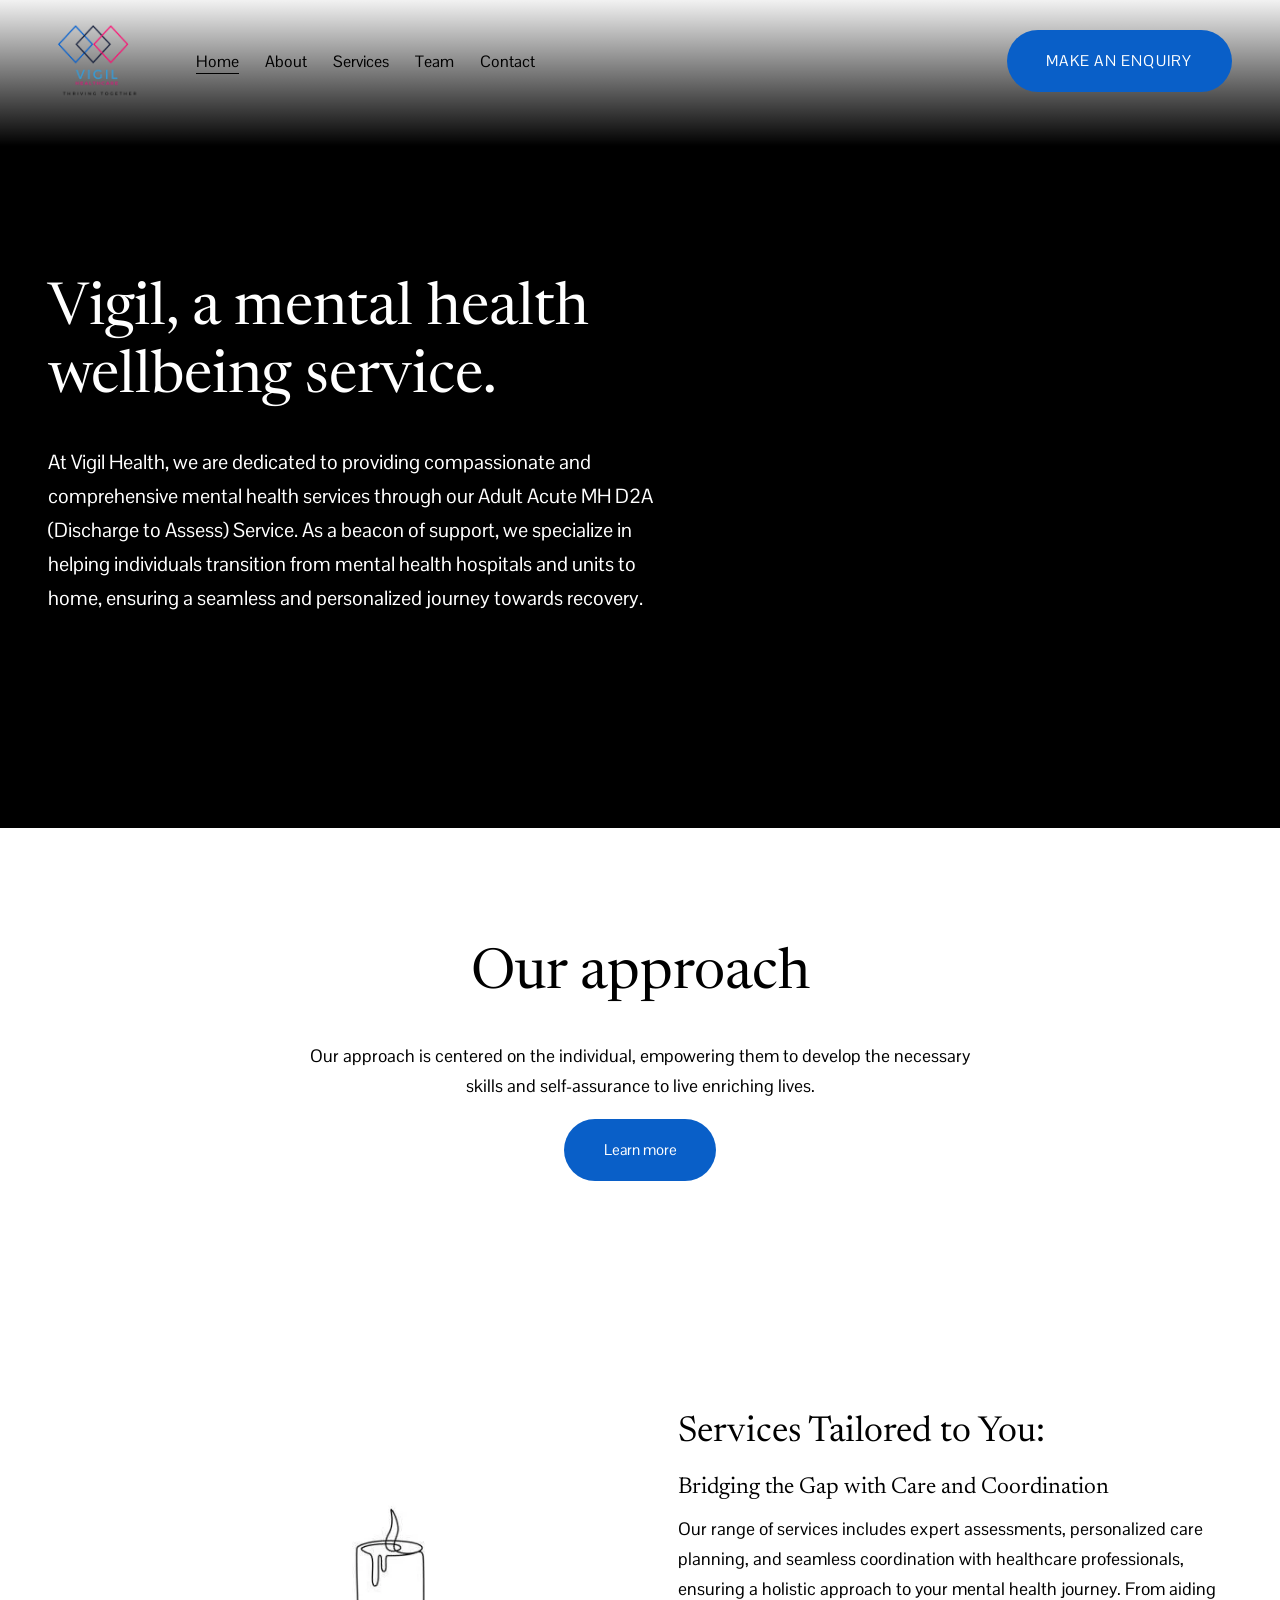
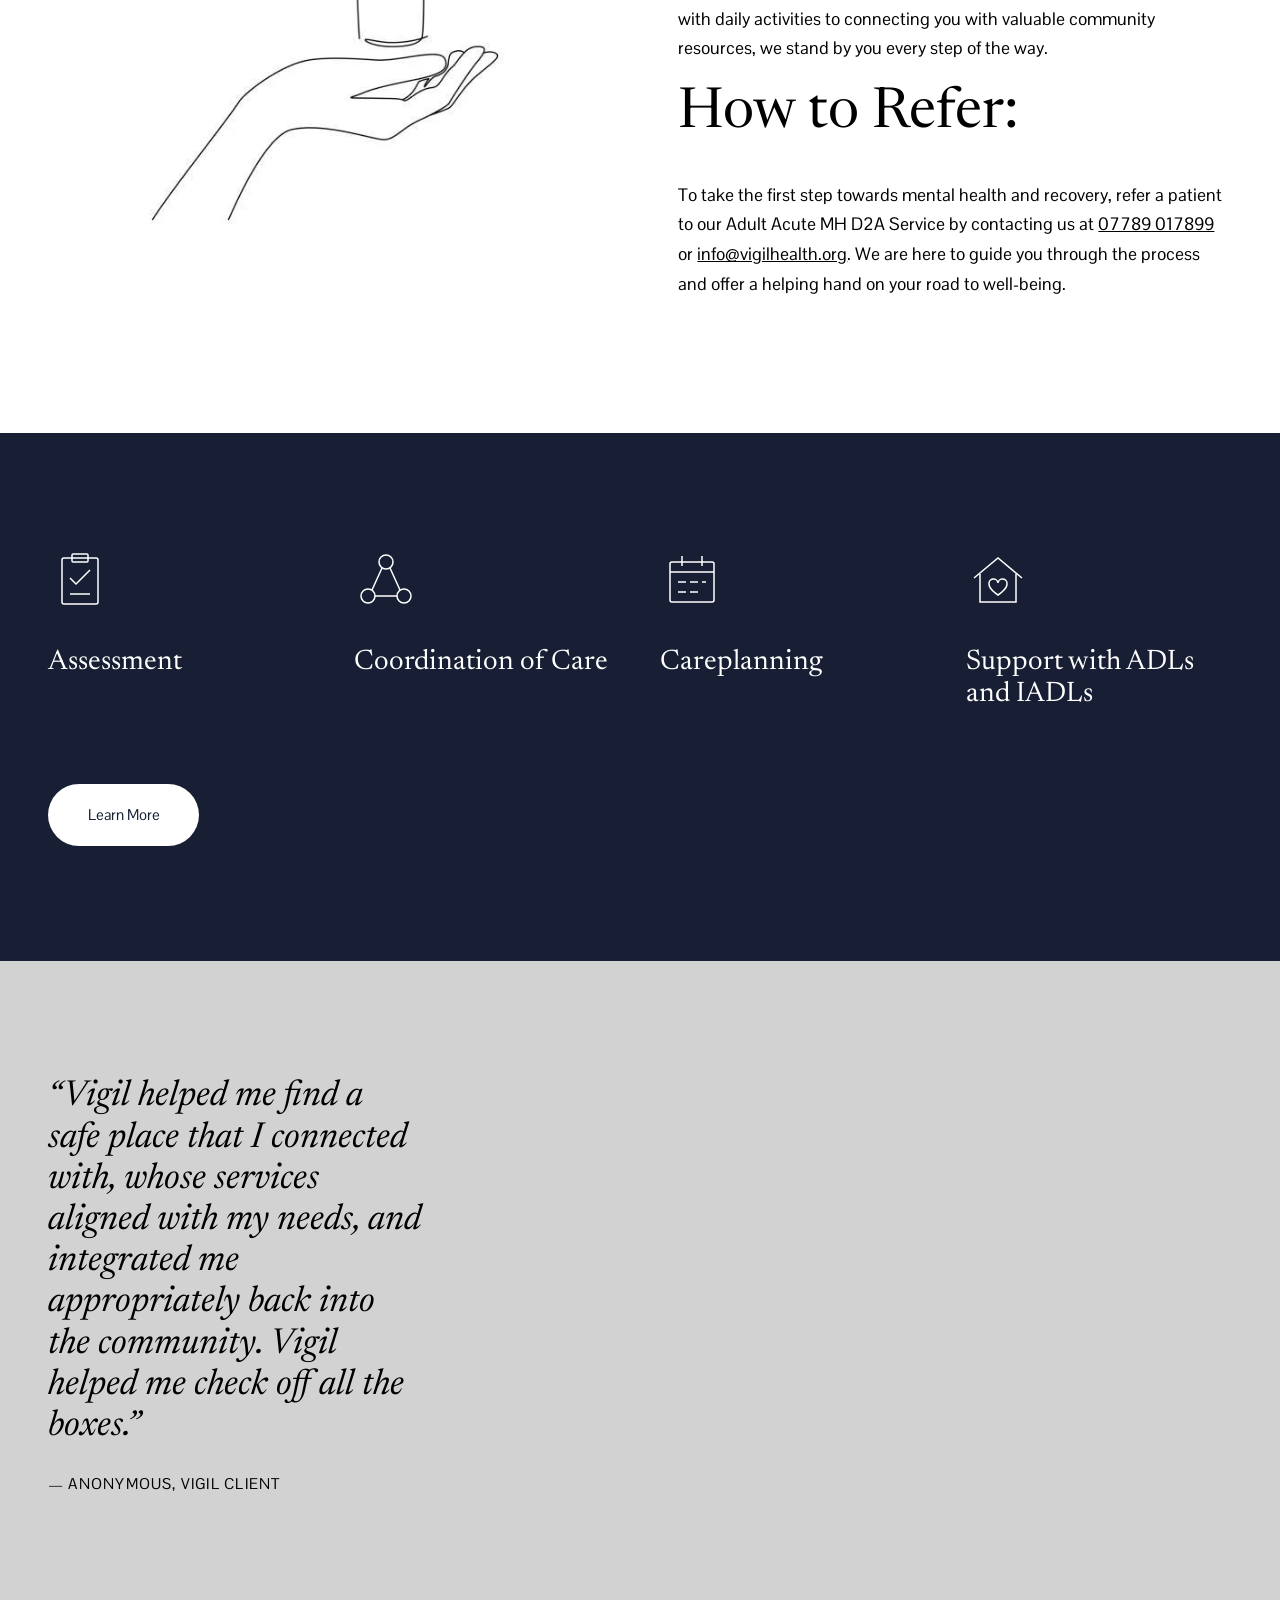
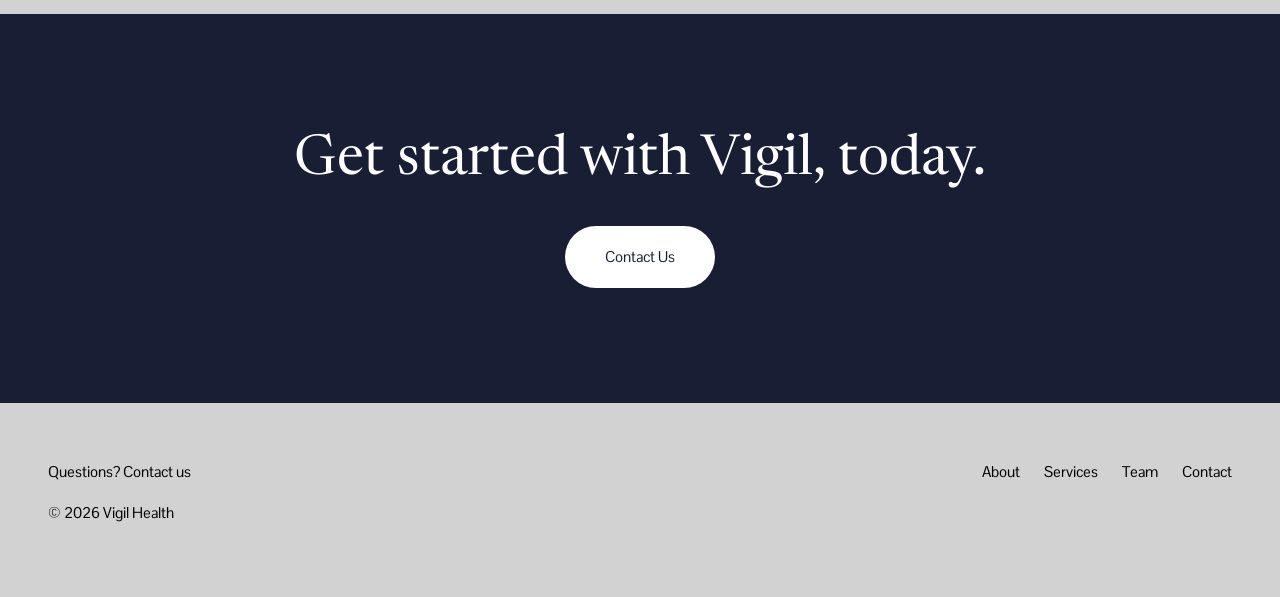
<file: index.html>
<!doctype html>
<html lang="en-GB">
<head>
  <meta charset="utf-8">
  <meta name="viewport" content="width=device-width, initial-scale=1">
  <title>Vigil Health</title>
  <meta name="description" content="Vigil Health provides an Adult Acute Mental Health Discharge to Assess (D2A) service, supporting people from hospital to home in South London and Surrey.">
  <link rel="icon" href="images/logo.png">
  <link rel="preconnect" href="https://fonts.googleapis.com">
  <link rel="preconnect" href="https://fonts.gstatic.com" crossorigin>
  <link rel="stylesheet" href="https://fonts.googleapis.com/css2?family=Newsreader:ital,opsz,wght@0,6..72,400;1,6..72,400&family=Pontano+Sans&display=swap">
  <link rel="stylesheet" href="styles.css">
</head>
<body>
  <header class="site-header">
    <div class="wrap">
      <a class="logo" href="index.html"><img src="images/logo.png" alt="Vigil Healthcare"></a>
      <nav class="nav">
        <a href="index.html" aria-current="page">Home</a>
        <a href="about.html">About</a>
        <a href="services.html">Services</a>
        <a href="team.html">Team</a>
        <a href="contact.html">Contact</a>
      </nav>
      <a class="btn header-cta" href="contact.html">Make an enquiry</a>
      <details class="menu">
        <summary>Menu</summary>
        <nav>
          <a href="index.html" aria-current="page">Home</a>
          <a href="about.html">About</a>
          <a href="services.html">Services</a>
          <a href="team.html">Team</a>
          <a href="contact.html">Contact</a>
        </nav>
      </details>
    </div>
  </header>

  <main>
    <section class="hero theme-black">
      <div class="wrap">
        <h1>Vigil, a mental health wellbeing service.</h1>
        <p class="lead">At Vigil Health, we are dedicated to providing compassionate and comprehensive mental health services through our Adult Acute MH D2A (Discharge to Assess) Service. As a beacon of support, we specialize in helping individuals transition from mental health hospitals and units to home, ensuring a seamless and personalized journey towards recovery.</p>
      </div>
    </section>

    <section class="section theme-white centered">
      <div class="wrap">
        <h2>Our approach</h2>
        <p>Our approach is centered on the individual, empowering them to develop the necessary skills and self-assurance to live enriching lives.</p>
        <a class="btn" href="about.html">Learn more</a>
      </div>
    </section>

    <section class="section theme-white">
      <div class="wrap split">
        <img src="images/home-tailored.webp" alt="" width="612" height="448">
        <div>
          <h3>Services Tailored to You:</h3>
          <h4>Bridging the Gap with Care and Coordination</h4>
          <p>Our range of services includes expert assessments, personalized care planning, and seamless coordination with healthcare professionals, ensuring a holistic approach to your mental health journey. From aiding with daily activities to connecting you with valuable community resources, we stand by you every step of the way.</p>
          <h2>How to Refer:</h2>
          <p>To take the first step towards mental health and recovery, refer a patient to our Adult Acute MH D2A Service by contacting us at <a href="tel:+447789017899">07789&nbsp;017899</a> or <a href="mailto:info@vigilhealth.org">info@vigilhealth.org</a>. We are here to guide you through the process and offer a helping hand on your road to well-being.</p>
        </div>
      </div>
    </section>

    <section class="section theme-dark">
      <div class="wrap">
        <div class="services-row">
          <div class="service-tile">
            <svg viewBox="0 0 64 64" fill="none" stroke="currentColor" stroke-width="1.5" aria-hidden="true"><rect x="14" y="10" width="36" height="46" rx="2"/><rect x="24" y="6" width="16" height="8" rx="1"/><path d="M22 30l6 6 14-14"/><path d="M22 46h20"/></svg>
            <h2>Assessment</h2>
          </div>
          <div class="service-tile">
            <svg viewBox="0 0 64 64" fill="none" stroke="currentColor" stroke-width="1.5" aria-hidden="true"><circle cx="32" cy="14" r="7"/><circle cx="14" cy="48" r="7"/><circle cx="50" cy="48" r="7"/><path d="M28 20L18 42M36 20l10 22M21 48h22"/></svg>
            <h2>Coordination of Care</h2>
          </div>
          <div class="service-tile">
            <svg viewBox="0 0 64 64" fill="none" stroke="currentColor" stroke-width="1.5" aria-hidden="true"><rect x="10" y="14" width="44" height="40" rx="2"/><path d="M10 24h44M22 8v10M42 8v10"/><path d="M18 34h8M30 34h8M42 34h4M18 44h8M30 44h8"/></svg>
            <h2>Careplanning</h2>
          </div>
          <div class="service-tile">
            <svg viewBox="0 0 64 64" fill="none" stroke="currentColor" stroke-width="1.5" aria-hidden="true"><path d="M8 30L32 10l24 20"/><path d="M14 26v28h36V26"/><path d="M32 47s-9-5.5-9-11a4.5 4.5 0 019-1 4.5 4.5 0 019 1c0 5.5-9 11-9 11z"/></svg>
            <h2>Support with ADLs and IADLs</h2>
          </div>
        </div>
        <a class="btn" href="services.html">Learn More</a>
      </div>
    </section>

    <section class="section theme-light">
      <div class="wrap">
        <blockquote class="quote">
          <h3>“Vigil helped me find a safe place that I connected with, whose services aligned with my needs, and integrated me appropriately back into the community. Vigil helped me check off all the boxes.”</h3>
          <cite>— Anonymous, Vigil client</cite>
        </blockquote>
      </div>
    </section>

    <section class="section theme-dark cta">
      <div class="wrap">
        <h2>Get started with Vigil, today.</h2>
        <a class="btn" href="contact.html">Contact Us</a>
      </div>
    </section>
  </main>

  <footer class="site-footer">
    <div class="wrap">
      <div>
        <p>Questions? <a href="contact.html">Contact us</a></p>
        <p>© 2026 Vigil Health</p>
      </div>
      <nav>
        <a href="about.html">About</a>
        <a href="services.html">Services</a>
        <a href="team.html">Team</a>
        <a href="contact.html">Contact</a>
      </nav>
    </div>
  </footer>
</body>
</html>
</file>
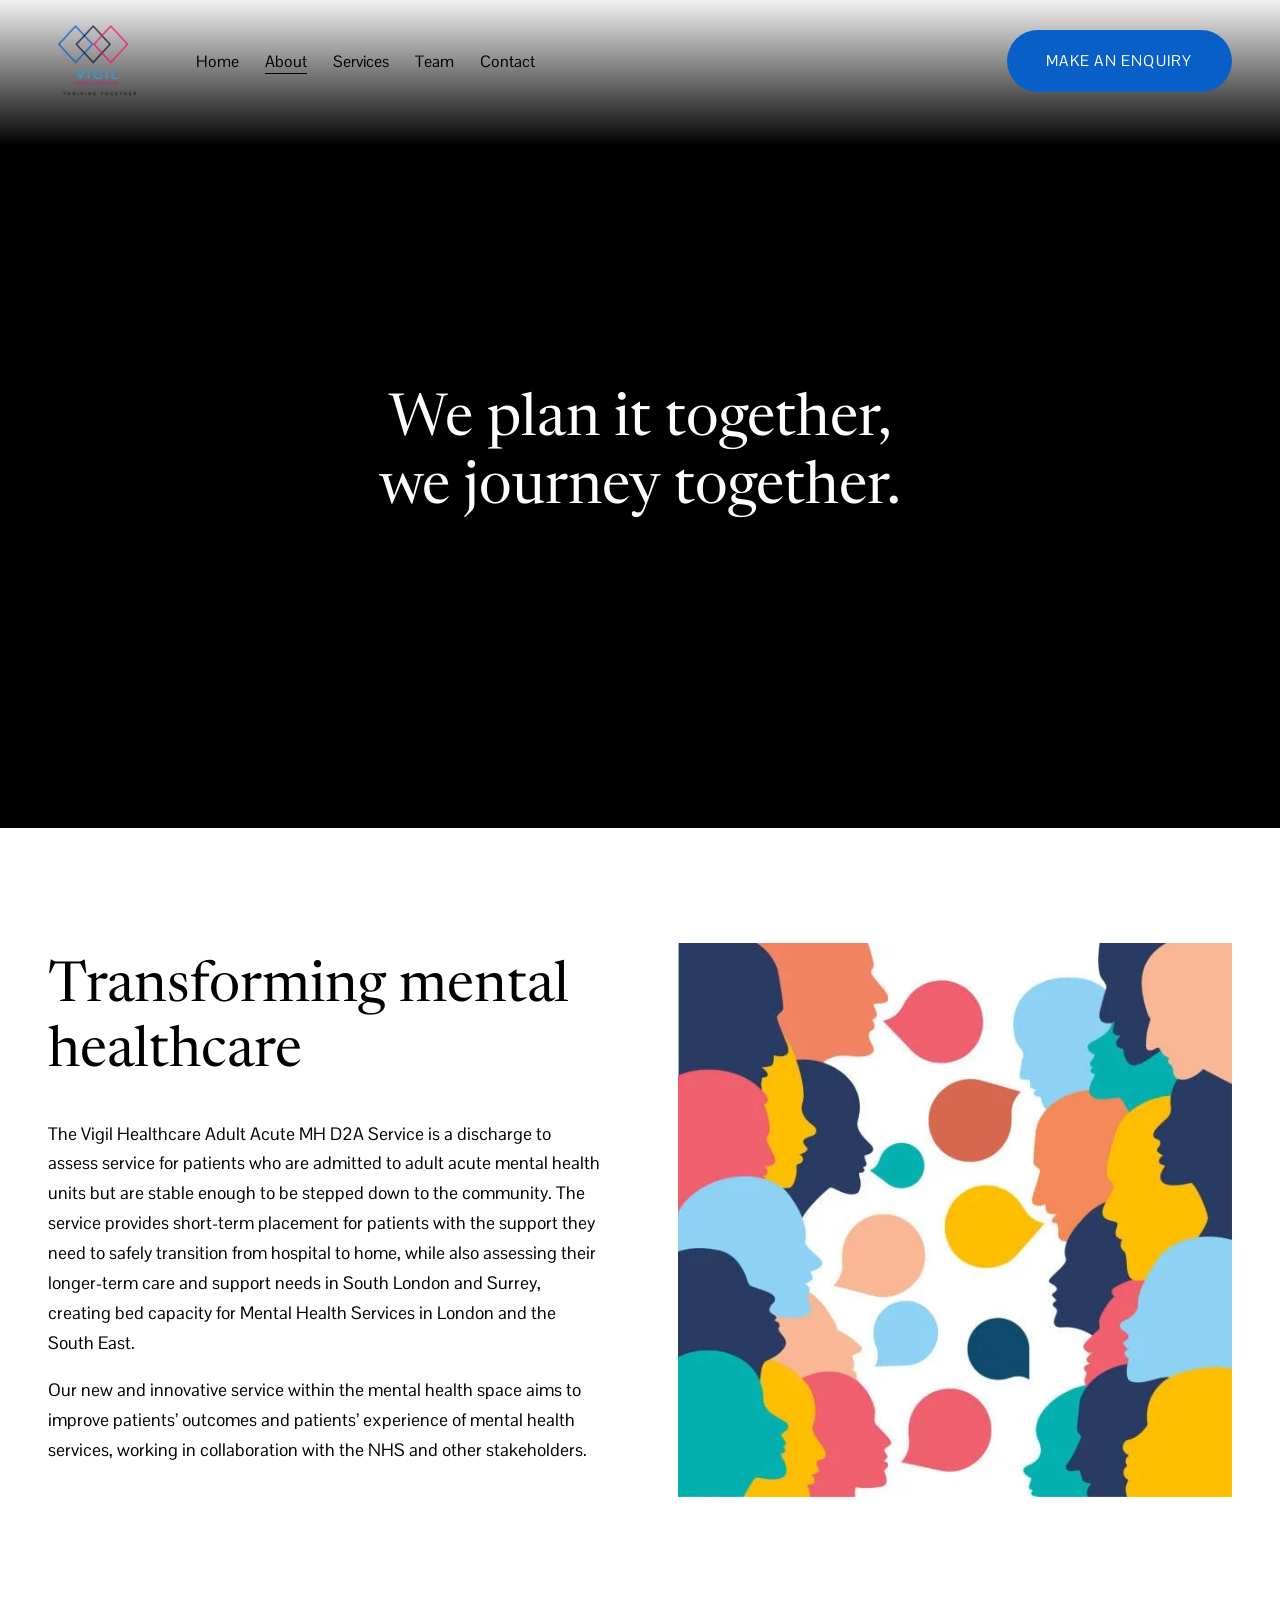
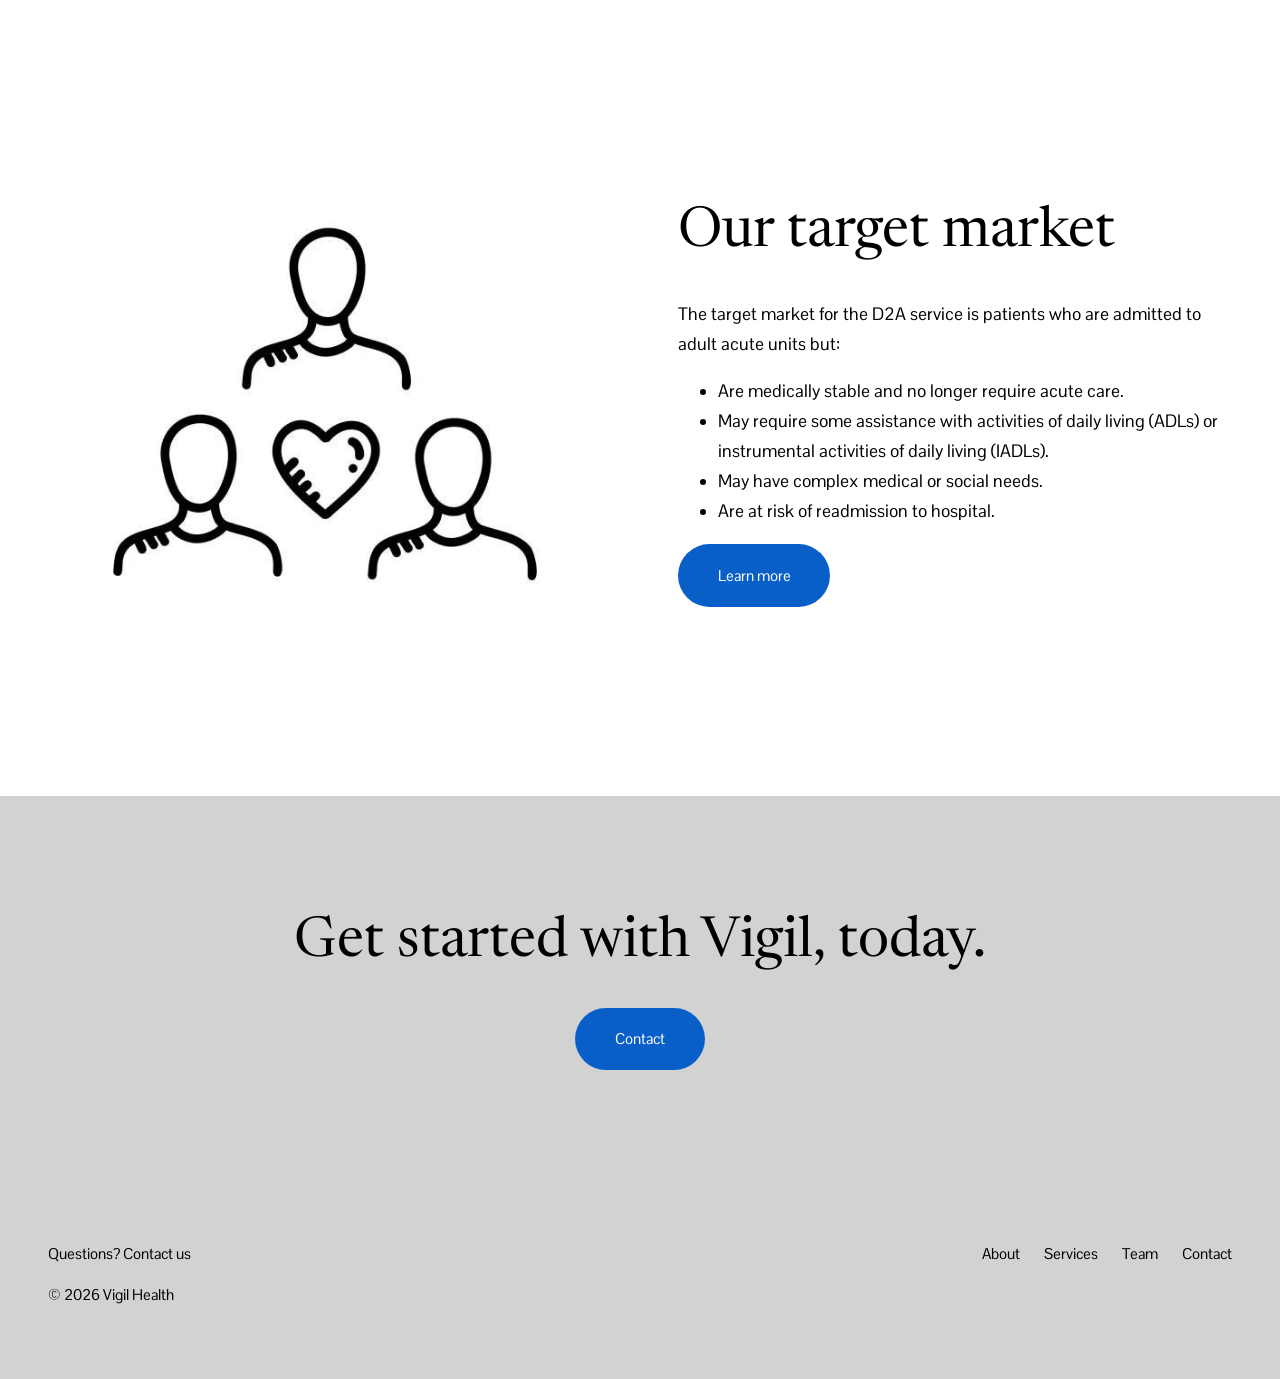
<file: about.html>
<!doctype html>
<html lang="en-GB">
<head>
  <meta charset="utf-8">
  <meta name="viewport" content="width=device-width, initial-scale=1">
  <title>About — Vigil Health</title>
  <meta name="description" content="About the Vigil Healthcare Adult Acute Mental Health Discharge to Assess service.">
  <link rel="icon" href="images/logo.png">
  <link rel="preconnect" href="https://fonts.googleapis.com">
  <link rel="preconnect" href="https://fonts.gstatic.com" crossorigin>
  <link rel="stylesheet" href="https://fonts.googleapis.com/css2?family=Newsreader:ital,opsz,wght@0,6..72,400;1,6..72,400&family=Pontano+Sans&display=swap">
  <link rel="stylesheet" href="styles.css">
</head>
<body>
  <header class="site-header">
    <div class="wrap">
      <a class="logo" href="index.html"><img src="images/logo.png" alt="Vigil Healthcare"></a>
      <nav class="nav">
        <a href="index.html">Home</a>
        <a href="about.html" aria-current="page">About</a>
        <a href="services.html">Services</a>
        <a href="team.html">Team</a>
        <a href="contact.html">Contact</a>
      </nav>
      <a class="btn header-cta" href="contact.html">Make an enquiry</a>
      <details class="menu">
        <summary>Menu</summary>
        <nav>
          <a href="index.html">Home</a>
          <a href="about.html" aria-current="page">About</a>
          <a href="services.html">Services</a>
          <a href="team.html">Team</a>
          <a href="contact.html">Contact</a>
        </nav>
      </details>
    </div>
  </header>

  <main>
    <section class="hero hero-centered theme-black">
      <div class="wrap">
        <h1>We plan it together, we journey together.</h1>
      </div>
    </section>

    <section class="section theme-white">
      <div class="wrap split">
        <div>
          <h2>Transforming mental healthcare</h2>
          <p>The Vigil Healthcare Adult Acute MH D2A Service is a discharge to assess service for patients who are admitted to adult acute mental health units but are stable enough to be stepped down to the community. The service provides short-term placement for patients with the support they need to safely transition from hospital to home, while also assessing their longer-term care and support needs in South London and Surrey, creating bed capacity for Mental Health Services in London and the South East.</p>
          <p>Our new and innovative service within the mental health space aims to improve patients’ outcomes and patients’ experience of mental health services, working in collaboration with the NHS and other stakeholders.</p>
        </div>
        <img src="images/about-1.webp" alt="" width="612" height="612">
      </div>
    </section>

    <section class="section theme-white">
      <div class="wrap split">
        <img src="images/about-2.webp" alt="" width="612" height="612">
        <div>
          <h2>Our target market</h2>
          <p>The target market for the D2A service is patients who are admitted to adult acute units but:</p>
          <ul>
            <li>Are medically stable and no longer require acute care.</li>
            <li>May require some assistance with activities of daily living (ADLs) or instrumental activities of daily living (IADLs).</li>
            <li>May have complex medical or social needs.</li>
            <li>Are at risk of readmission to hospital.</li>
          </ul>
          <a class="btn" href="services.html">Learn more</a>
        </div>
      </div>
    </section>

    <section class="section theme-light cta">
      <div class="wrap">
        <h2>Get started with Vigil, today.</h2>
        <a class="btn" href="contact.html">Contact</a>
      </div>
    </section>
  </main>

  <footer class="site-footer">
    <div class="wrap">
      <div>
        <p>Questions? <a href="contact.html">Contact us</a></p>
        <p>© 2026 Vigil Health</p>
      </div>
      <nav>
        <a href="about.html">About</a>
        <a href="services.html">Services</a>
        <a href="team.html">Team</a>
        <a href="contact.html">Contact</a>
      </nav>
    </div>
  </footer>
</body>
</html>
</file>
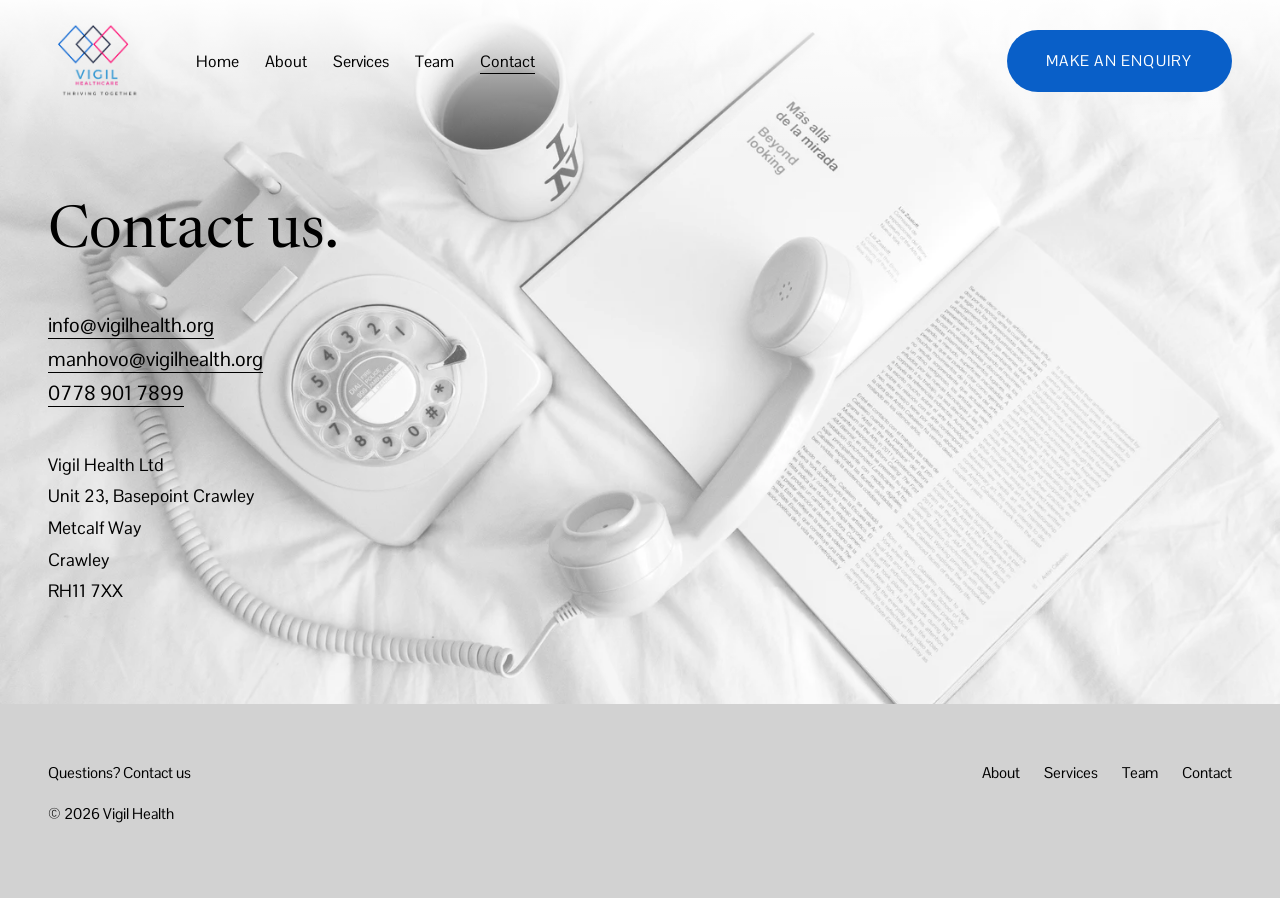
<file: contact.html>
<!doctype html>
<html lang="en-GB">
<head>
  <meta charset="utf-8">
  <meta name="viewport" content="width=device-width, initial-scale=1">
  <title>Contact — Vigil Health</title>
  <meta name="description" content="Contact Vigil Health or refer a patient to our Adult Acute MH D2A Service.">
  <link rel="icon" href="images/logo.png">
  <link rel="preconnect" href="https://fonts.googleapis.com">
  <link rel="preconnect" href="https://fonts.gstatic.com" crossorigin>
  <link rel="stylesheet" href="https://fonts.googleapis.com/css2?family=Newsreader:ital,opsz,wght@0,6..72,400;1,6..72,400&family=Pontano+Sans&display=swap">
  <link rel="stylesheet" href="styles.css">
</head>
<body>
  <header class="site-header">
    <div class="wrap">
      <a class="logo" href="index.html"><img src="images/logo.png" alt="Vigil Healthcare"></a>
      <nav class="nav">
        <a href="index.html">Home</a>
        <a href="about.html">About</a>
        <a href="services.html">Services</a>
        <a href="team.html">Team</a>
        <a href="contact.html" aria-current="page">Contact</a>
      </nav>
      <a class="btn header-cta" href="contact.html">Make an enquiry</a>
      <details class="menu">
        <summary>Menu</summary>
        <nav>
          <a href="index.html">Home</a>
          <a href="about.html">About</a>
          <a href="services.html">Services</a>
          <a href="team.html">Team</a>
          <a href="contact.html" aria-current="page">Contact</a>
        </nav>
      </details>
    </div>
  </header>

  <main>
    <section class="contact-hero" style="background-image: url('images/contact-hero.webp')">
      <div class="wrap">
        <h1>Contact us.</h1>
        <ul class="contact-list">
          <li><a href="mailto:info@vigilhealth.org">info@vigilhealth.org</a></li>
          <li><a href="mailto:manhovo@vigilhealth.org">manhovo@vigilhealth.org</a></li>
          <li><a href="tel:+447789017899">0778 901 7899</a></li>
        </ul>
        <address>
          Vigil Health Ltd<br>
          Unit 23, Basepoint Crawley<br>
          Metcalf Way<br>
          Crawley<br>
          RH11 7XX
        </address>
      </div>
    </section>
  </main>

  <footer class="site-footer">
    <div class="wrap">
      <div>
        <p>Questions? <a href="contact.html">Contact us</a></p>
        <p>© 2026 Vigil Health</p>
      </div>
      <nav>
        <a href="about.html">About</a>
        <a href="services.html">Services</a>
        <a href="team.html">Team</a>
        <a href="contact.html">Contact</a>
      </nav>
    </div>
  </footer>
</body>
</html>
</file>
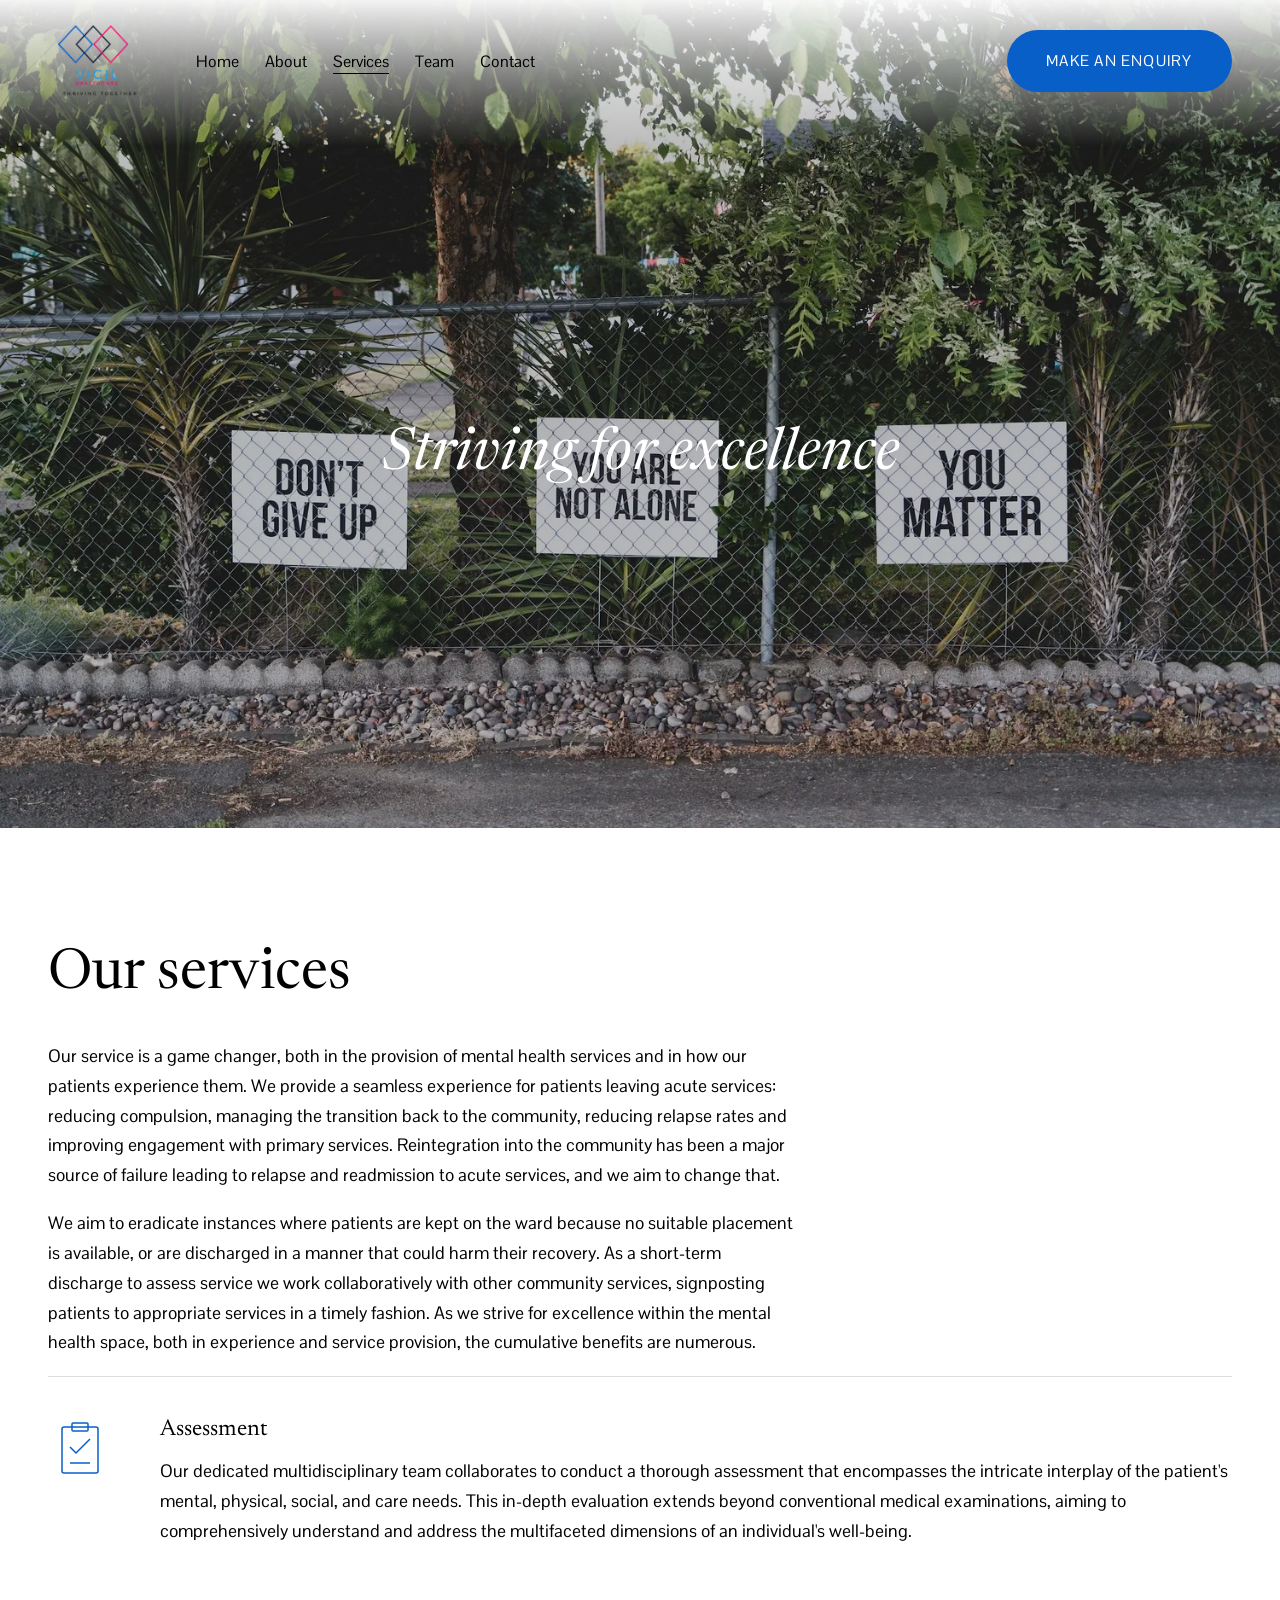
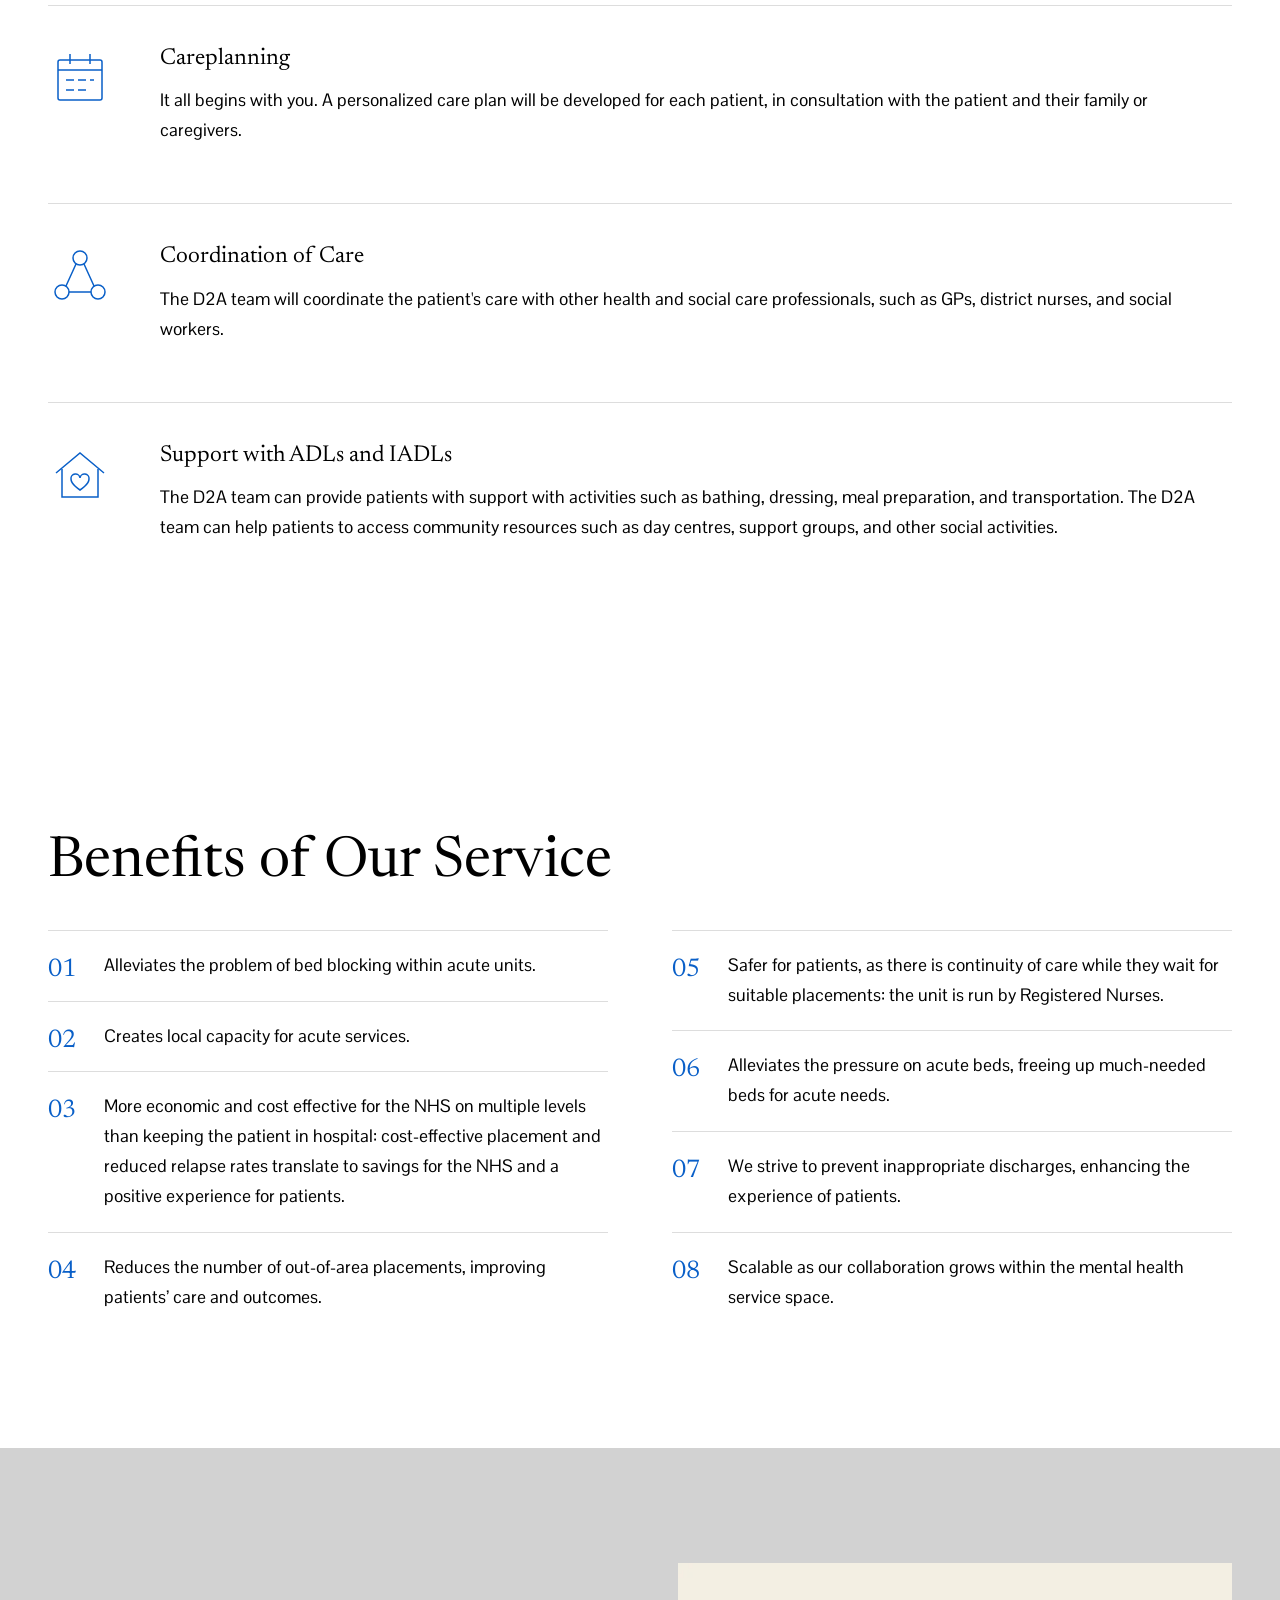
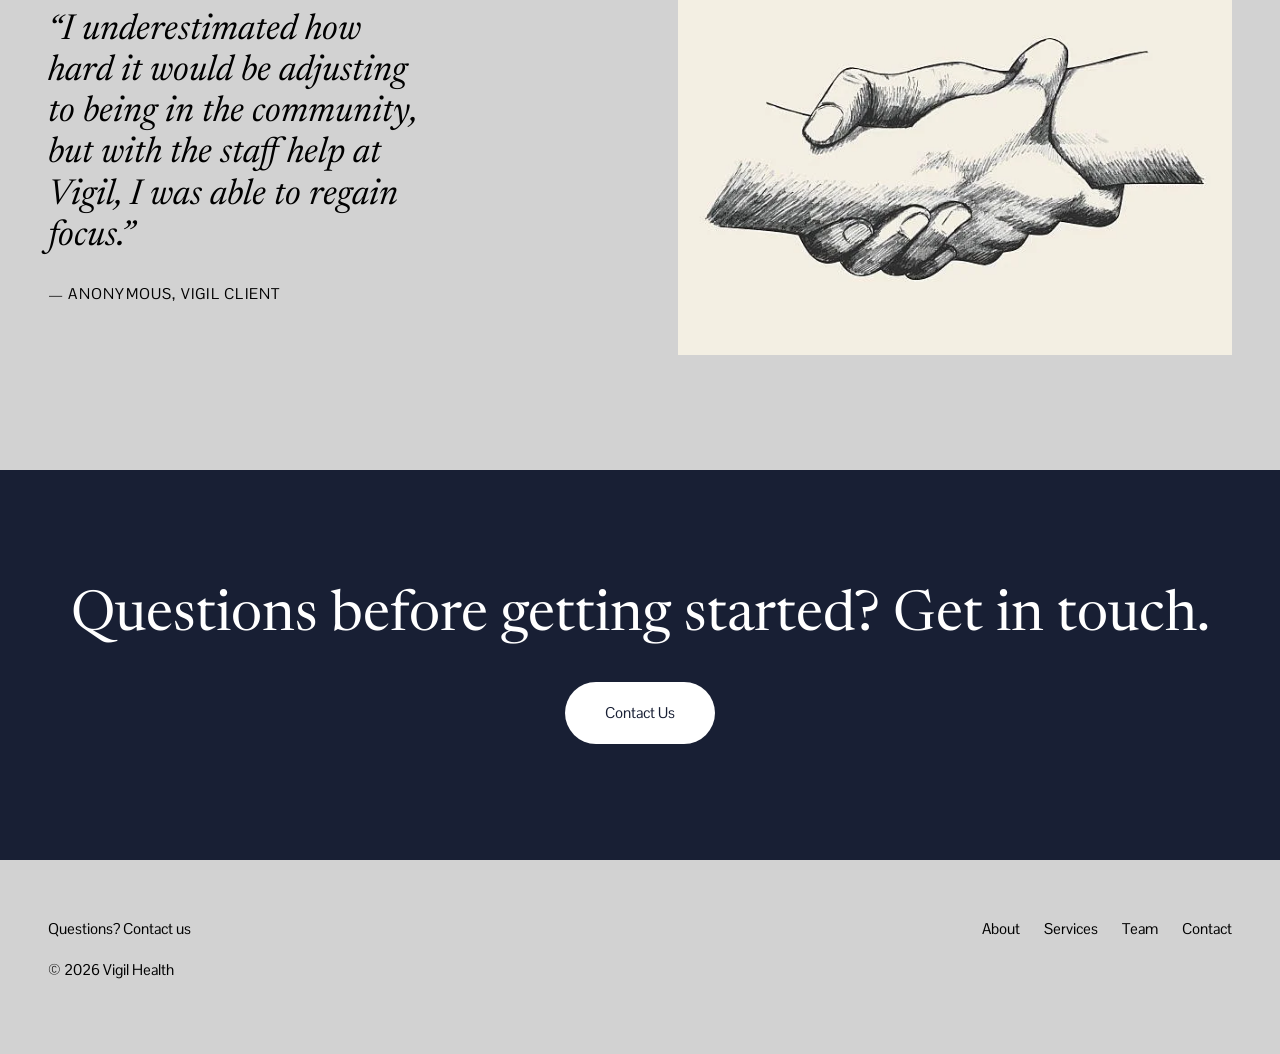
<file: services.html>
<!doctype html>
<html lang="en-GB">
<head>
  <meta charset="utf-8">
  <meta name="viewport" content="width=device-width, initial-scale=1">
  <title>Services — Vigil Health</title>
  <meta name="description" content="Assessment, care planning, coordination of care and support with daily living from Vigil Health's D2A service.">
  <link rel="icon" href="images/logo.png">
  <link rel="preconnect" href="https://fonts.googleapis.com">
  <link rel="preconnect" href="https://fonts.gstatic.com" crossorigin>
  <link rel="stylesheet" href="https://fonts.googleapis.com/css2?family=Newsreader:ital,opsz,wght@0,6..72,400;1,6..72,400&family=Pontano+Sans&display=swap">
  <link rel="stylesheet" href="styles.css">
</head>
<body>
  <header class="site-header">
    <div class="wrap">
      <a class="logo" href="index.html"><img src="images/logo.png" alt="Vigil Healthcare"></a>
      <nav class="nav">
        <a href="index.html">Home</a>
        <a href="about.html">About</a>
        <a href="services.html" aria-current="page">Services</a>
        <a href="team.html">Team</a>
        <a href="contact.html">Contact</a>
      </nav>
      <a class="btn header-cta" href="contact.html">Make an enquiry</a>
      <details class="menu">
        <summary>Menu</summary>
        <nav>
          <a href="index.html">Home</a>
          <a href="about.html">About</a>
          <a href="services.html" aria-current="page">Services</a>
          <a href="team.html">Team</a>
          <a href="contact.html">Contact</a>
        </nav>
      </details>
    </div>
  </header>

  <main>
    <section class="hero hero-image theme-black" style="background-image: url('images/services-hero.webp')">
      <div class="wrap">
        <h1><em>Striving for excellence</em></h1>
      </div>
    </section>

    <section class="section theme-white">
      <div class="wrap">
        <h2>Our services</h2>
        <p class="measure">Our service is a game changer, both in the provision of mental health services and in how our patients experience them. We provide a seamless experience for patients leaving acute services: reducing compulsion, managing the transition back to the community, reducing relapse rates and improving engagement with primary services. Reintegration into the community has been a major source of failure leading to relapse and readmission to acute services, and we aim to change that.</p>
        <p class="measure">We aim to eradicate instances where patients are kept on the ward because no suitable placement is available, or are discharged in a manner that could harm their recovery. As a short-term discharge to assess service we work collaboratively with other community services, signposting patients to appropriate services in a timely fashion. As we strive for excellence within the mental health space, both in experience and service provision, the cumulative benefits are numerous.</p>

        <div class="service-detail">
          <svg viewBox="0 0 64 64" fill="none" stroke="currentColor" stroke-width="1.5" aria-hidden="true"><rect x="14" y="10" width="36" height="46" rx="2"/><rect x="24" y="6" width="16" height="8" rx="1"/><path d="M22 30l6 6 14-14"/><path d="M22 46h20"/></svg>
          <div>
            <h4>Assessment</h4>
            <p>Our dedicated multidisciplinary team collaborates to conduct a thorough assessment that encompasses the intricate interplay of the patient's mental, physical, social, and care needs. This in-depth evaluation extends beyond conventional medical examinations, aiming to comprehensively understand and address the multifaceted dimensions of an individual's well-being.</p>
          </div>
        </div>
        <div class="service-detail">
          <svg viewBox="0 0 64 64" fill="none" stroke="currentColor" stroke-width="1.5" aria-hidden="true"><rect x="10" y="14" width="44" height="40" rx="2"/><path d="M10 24h44M22 8v10M42 8v10"/><path d="M18 34h8M30 34h8M42 34h4M18 44h8M30 44h8"/></svg>
          <div>
            <h4>Careplanning</h4>
            <p>It all begins with you. A personalized care plan will be developed for each patient, in consultation with the patient and their family or caregivers.</p>
          </div>
        </div>
        <div class="service-detail">
          <svg viewBox="0 0 64 64" fill="none" stroke="currentColor" stroke-width="1.5" aria-hidden="true"><circle cx="32" cy="14" r="7"/><circle cx="14" cy="48" r="7"/><circle cx="50" cy="48" r="7"/><path d="M28 20L18 42M36 20l10 22M21 48h22"/></svg>
          <div>
            <h4>Coordination of Care</h4>
            <p>The D2A team will coordinate the patient's care with other health and social care professionals, such as GPs, district nurses, and social workers.</p>
          </div>
        </div>
        <div class="service-detail">
          <svg viewBox="0 0 64 64" fill="none" stroke="currentColor" stroke-width="1.5" aria-hidden="true"><path d="M8 30L32 10l24 20"/><path d="M14 26v28h36V26"/><path d="M32 47s-9-5.5-9-11a4.5 4.5 0 019-1 4.5 4.5 0 019 1c0 5.5-9 11-9 11z"/></svg>
          <div>
            <h4>Support with ADLs and IADLs</h4>
            <p>The D2A team can provide patients with support with activities such as bathing, dressing, meal preparation, and transportation. The D2A team can help patients to access community resources such as day centres, support groups, and other social activities.</p>
          </div>
        </div>
      </div>
    </section>

    <section class="section theme-white">
      <div class="wrap">
        <h2>Benefits of Our Service</h2>
        <ol class="benefits">
          <li>Alleviates the problem of bed blocking within acute units.</li>
          <li>Creates local capacity for acute services.</li>
          <li>More economic and cost effective for the NHS on multiple levels than keeping the patient in hospital: cost-effective placement and reduced relapse rates translate to savings for the NHS and a positive experience for patients.</li>
          <li>Reduces the number of out-of-area placements, improving patients’ care and outcomes.</li>
          <li>Safer for patients, as there is continuity of care while they wait for suitable placements: the unit is run by Registered Nurses.</li>
          <li>Alleviates the pressure on acute beds, freeing up much-needed beds for acute needs.</li>
          <li>We strive to prevent inappropriate discharges, enhancing the experience of patients.</li>
          <li>Scalable as our collaboration grows within the mental health service space.</li>
        </ol>
      </div>
    </section>

    <section class="section theme-light">
      <div class="wrap split">
        <blockquote class="quote">
          <h3>“I underestimated how hard it would be adjusting to being in the community, but with the staff help at Vigil, I was able to regain focus.”</h3>
          <cite>— Anonymous, Vigil client</cite>
        </blockquote>
        <img src="images/services-quote.webp" alt="" width="612" height="433">
      </div>
    </section>

    <section class="section theme-dark cta">
      <div class="wrap">
        <h2>Questions before getting started? Get in touch.</h2>
        <a class="btn" href="contact.html">Contact Us</a>
      </div>
    </section>
  </main>

  <footer class="site-footer">
    <div class="wrap">
      <div>
        <p>Questions? <a href="contact.html">Contact us</a></p>
        <p>© 2026 Vigil Health</p>
      </div>
      <nav>
        <a href="about.html">About</a>
        <a href="services.html">Services</a>
        <a href="team.html">Team</a>
        <a href="contact.html">Contact</a>
      </nav>
    </div>
  </footer>
</body>
</html>
</file>
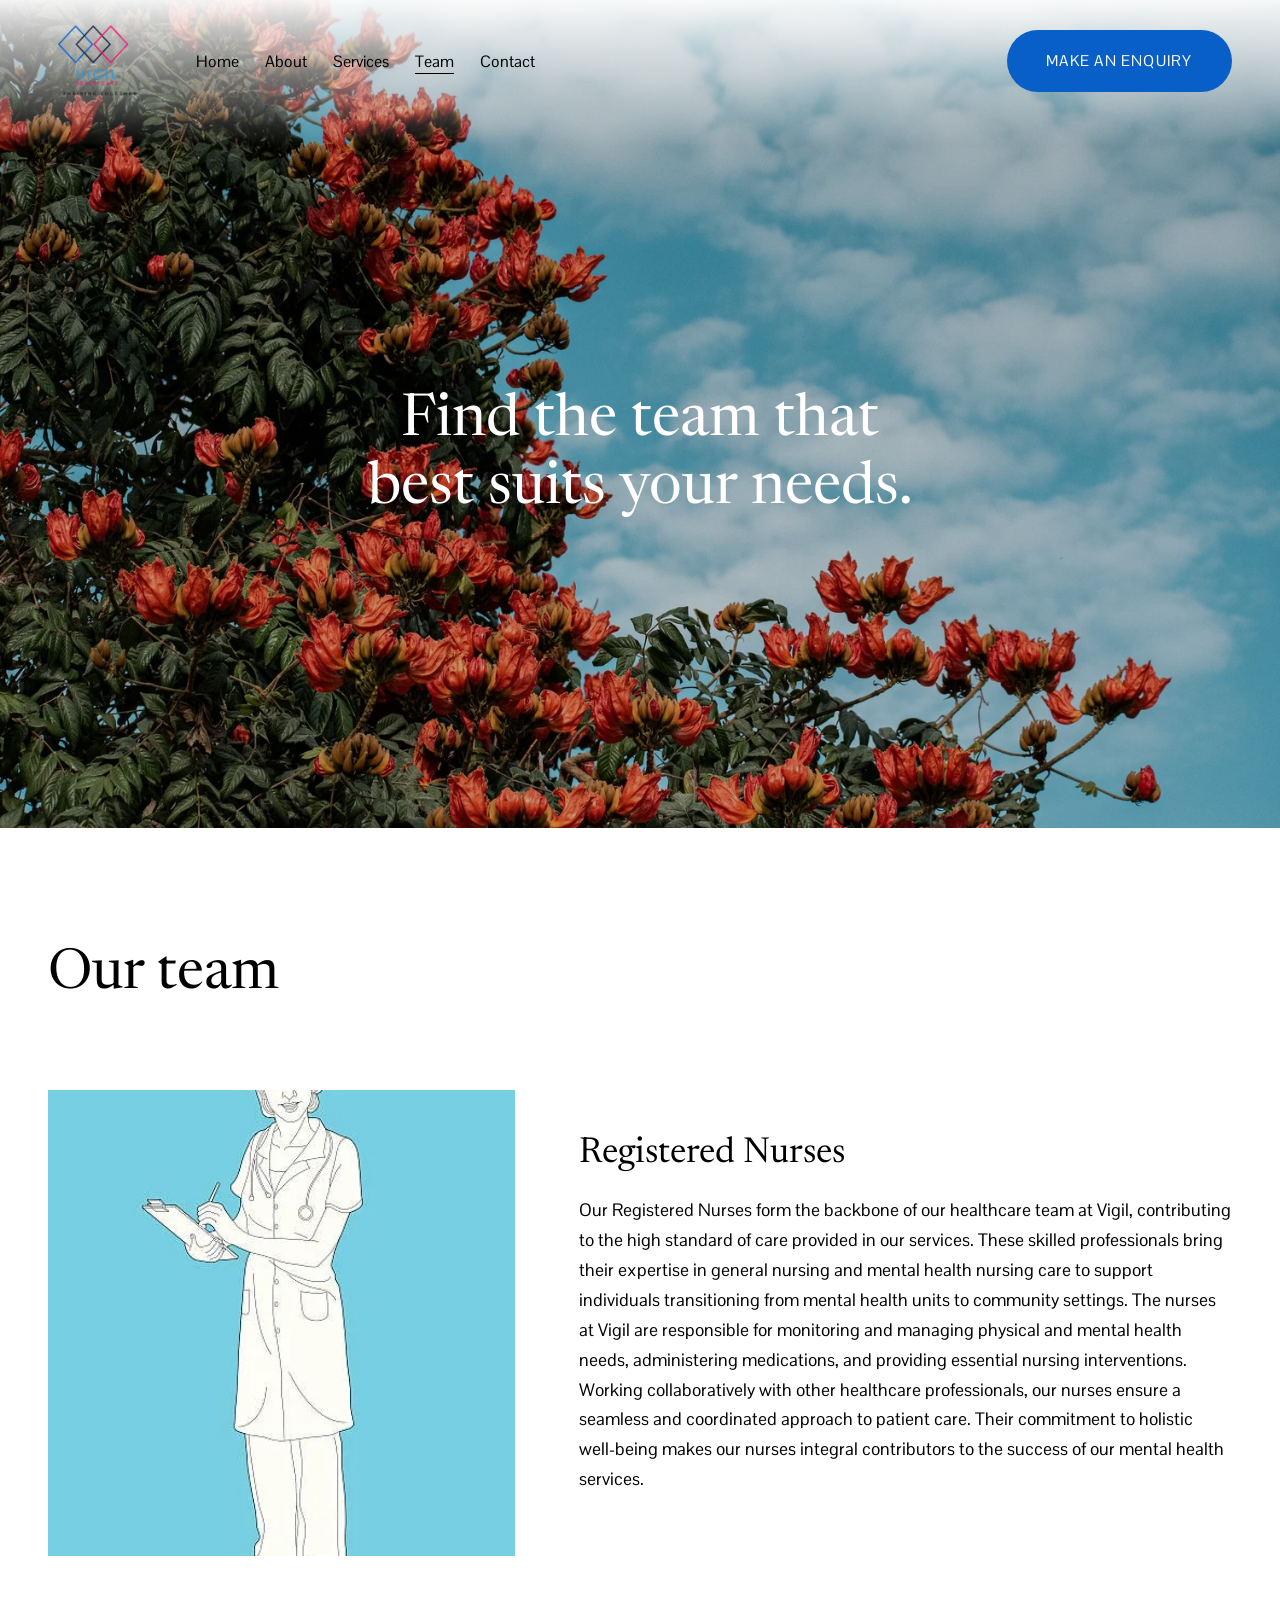
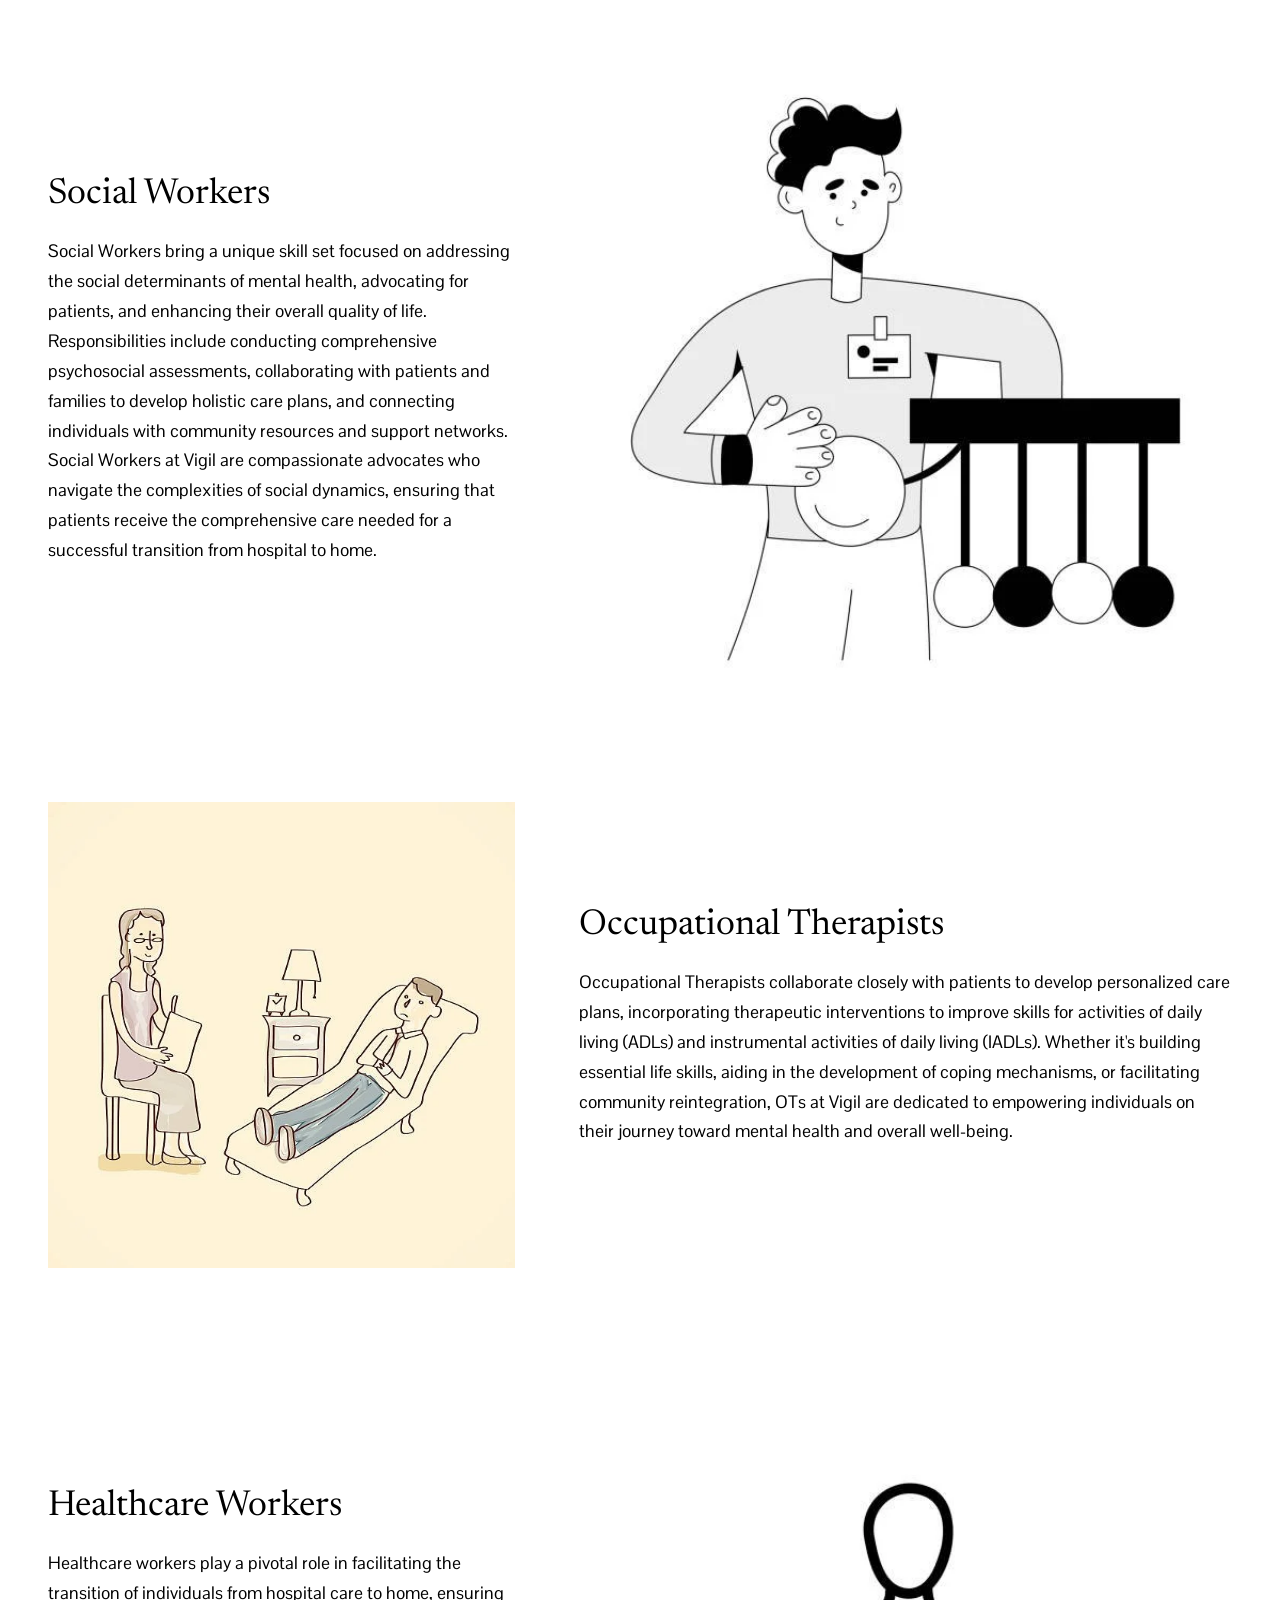
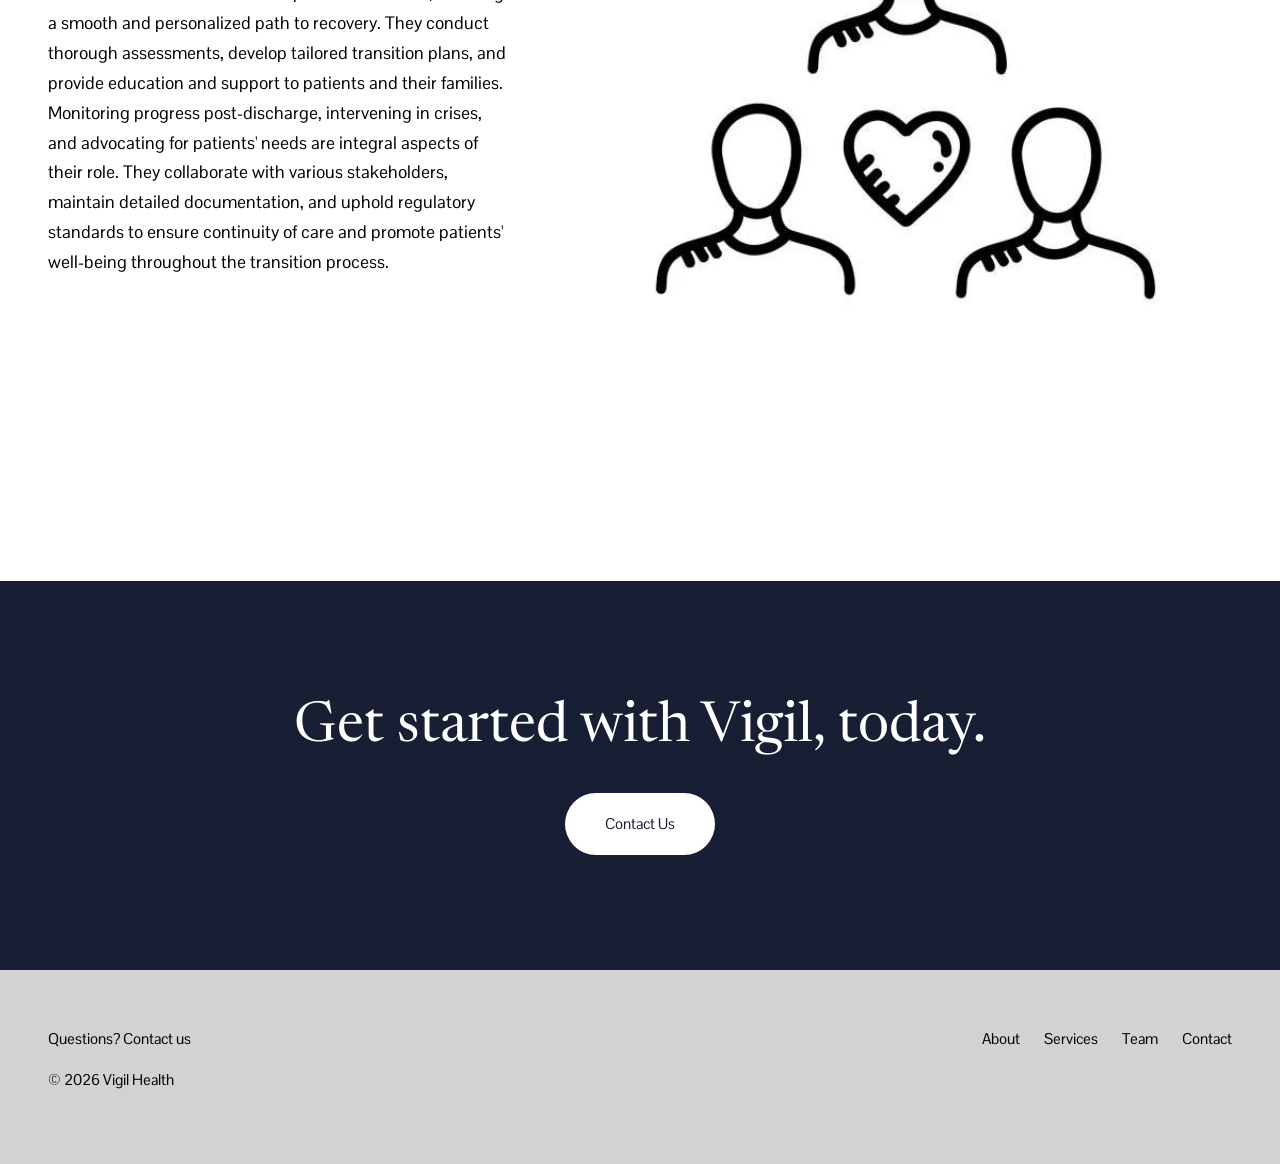
<file: team.html>
<!doctype html>
<html lang="en-GB">
<head>
  <meta charset="utf-8">
  <meta name="viewport" content="width=device-width, initial-scale=1">
  <title>Team — Vigil Health</title>
  <meta name="description" content="Registered nurses, social workers, occupational therapists and healthcare workers at Vigil Health.">
  <link rel="icon" href="images/logo.png">
  <link rel="preconnect" href="https://fonts.googleapis.com">
  <link rel="preconnect" href="https://fonts.gstatic.com" crossorigin>
  <link rel="stylesheet" href="https://fonts.googleapis.com/css2?family=Newsreader:ital,opsz,wght@0,6..72,400;1,6..72,400&family=Pontano+Sans&display=swap">
  <link rel="stylesheet" href="styles.css">
</head>
<body>
  <header class="site-header">
    <div class="wrap">
      <a class="logo" href="index.html"><img src="images/logo.png" alt="Vigil Healthcare"></a>
      <nav class="nav">
        <a href="index.html">Home</a>
        <a href="about.html">About</a>
        <a href="services.html">Services</a>
        <a href="team.html" aria-current="page">Team</a>
        <a href="contact.html">Contact</a>
      </nav>
      <a class="btn header-cta" href="contact.html">Make an enquiry</a>
      <details class="menu">
        <summary>Menu</summary>
        <nav>
          <a href="index.html">Home</a>
          <a href="about.html">About</a>
          <a href="services.html">Services</a>
          <a href="team.html" aria-current="page">Team</a>
          <a href="contact.html">Contact</a>
        </nav>
      </details>
    </div>
  </header>

  <main>
    <section class="hero hero-image theme-black" style="background-image: url('images/team-hero.webp')">
      <div class="wrap">
        <h1>Find the team that best suits your needs.</h1>
      </div>
    </section>

    <section class="section theme-white">
      <div class="wrap">
        <h2>Our team</h2>
        <div>
          <div class="team-member">
            <img class="photo" src="images/team-nurses.webp" alt="" width="433" height="612">
            <div>
              <h3>Registered Nurses</h3>
              <p>Our Registered Nurses form the backbone of our healthcare team at Vigil, contributing to the high standard of care provided in our services. These skilled professionals bring their expertise in general nursing and mental health nursing care to support individuals transitioning from mental health units to community settings. The nurses at Vigil are responsible for monitoring and managing physical and mental health needs, administering medications, and providing essential nursing interventions. Working collaboratively with other healthcare professionals, our nurses ensure a seamless and coordinated approach to patient care. Their commitment to holistic well-being makes our nurses integral contributors to the success of our mental health services.</p>
            </div>
          </div>
          <div class="team-member">
            <img class="photo" src="images/team-social.webp" alt="" width="612" height="612">
            <div>
              <h3>Social Workers</h3>
              <p>Social Workers bring a unique skill set focused on addressing the social determinants of mental health, advocating for patients, and enhancing their overall quality of life. Responsibilities include conducting comprehensive psychosocial assessments, collaborating with patients and families to develop holistic care plans, and connecting individuals with community resources and support networks. Social Workers at Vigil are compassionate advocates who navigate the complexities of social dynamics, ensuring that patients receive the comprehensive care needed for a successful transition from hospital to home.</p>
            </div>
          </div>
          <div class="team-member">
            <img class="photo" src="images/team-ot.webp" alt="" width="612" height="612">
            <div>
              <h3>Occupational Therapists</h3>
              <p>Occupational Therapists collaborate closely with patients to develop personalized care plans, incorporating therapeutic interventions to improve skills for activities of daily living (ADLs) and instrumental activities of daily living (IADLs). Whether it's building essential life skills, aiding in the development of coping mechanisms, or facilitating community reintegration, OTs at Vigil are dedicated to empowering individuals on their journey toward mental health and overall well-being.</p>
            </div>
          </div>
          <div class="team-member">
            <img class="photo" src="images/about-2.webp" alt="" width="612" height="612">
            <div>
              <h3>Healthcare Workers</h3>
              <p>Healthcare workers play a pivotal role in facilitating the transition of individuals from hospital care to home, ensuring a smooth and personalized path to recovery. They conduct thorough assessments, develop tailored transition plans, and provide education and support to patients and their families. Monitoring progress post-discharge, intervening in crises, and advocating for patients' needs are integral aspects of their role. They collaborate with various stakeholders, maintain detailed documentation, and uphold regulatory standards to ensure continuity of care and promote patients' well-being throughout the transition process.</p>
            </div>
          </div>
        </div>
      </div>
    </section>

    <section class="section theme-dark cta">
      <div class="wrap">
        <h2>Get started with Vigil, today.</h2>
        <a class="btn" href="contact.html">Contact Us</a>
      </div>
    </section>
  </main>

  <footer class="site-footer">
    <div class="wrap">
      <div>
        <p>Questions? <a href="contact.html">Contact us</a></p>
        <p>© 2026 Vigil Health</p>
      </div>
      <nav>
        <a href="about.html">About</a>
        <a href="services.html">Services</a>
        <a href="team.html">Team</a>
        <a href="contact.html">Contact</a>
      </nav>
    </div>
  </footer>
</body>
</html>
</file>
<file: styles.css>
/* Palette and type taken from the original Squarespace theme */
:root {
  --accent: hsl(213, 91%, 41%);
  --navy: hsl(225, 36%, 15%);
  --grey: #d2d2d2;
  --white: #fff;
  --black: #000;
  --muted: #555;
  --heading: "Newsreader", Georgia, serif;
  --body: "Pontano Sans", "Helvetica Neue", Arial, sans-serif;
  --gutter: clamp(16px, 4vw, 48px);
  --max: 1400px;
}

*, *::before, *::after { box-sizing: border-box; }

body {
  margin: 0;
  background: var(--white);
  color: var(--black);
  font: 400 1.1rem/1.7 var(--body);
  -webkit-font-smoothing: antialiased;
}

img { display: block; max-width: 100%; height: auto; }

a { color: inherit; }

h1, h2, h3, h4 {
  font-family: var(--heading);
  font-weight: 400;
  line-height: 1.15;
  margin: 0 0 0.6em;
}
h1 { font-size: clamp(2.4rem, 4.6vw, 4rem); }
h2 { font-size: clamp(2.2rem, 4.4vw, 3.8rem); }
h3 { font-size: clamp(1.6rem, 2.8vw, 2.4rem); }
h4 { font-size: clamp(1.25rem, 1.8vw, 1.6rem); }

p { margin: 0 0 1em; }

.wrap {
  max-width: var(--max);
  margin: 0 auto;
  padding: 0 var(--gutter);
}

/* Section themes, mirroring Squarespace's white / light / dark / black */
.section { padding: clamp(64px, 9vw, 128px) 0; }
.theme-white { background: var(--white); color: var(--black); }
.theme-light { background: var(--grey); color: var(--black); }
.theme-dark  { background: var(--navy); color: var(--white); }
.theme-black { background: var(--black); color: var(--white); }

/* Header: floats over each page's hero with a white fade, as on the original */
.site-header {
  position: absolute;
  top: 0;
  left: 0;
  right: 0;
  z-index: 10;
  color: var(--black);
  background: linear-gradient(rgba(255, 255, 255, 0.95), rgba(255, 255, 255, 0));
}
.site-header .wrap {
  display: flex;
  align-items: center;
  gap: 56px;
  padding-top: 24px;
  padding-bottom: 48px;
}
.logo img { width: 92px; }
.nav { display: flex; gap: 26px; margin-right: auto; }
.nav a { text-decoration: none; font-size: 1rem; }
.nav a:hover, .nav a[aria-current="page"] { text-decoration: underline; text-underline-offset: 6px; }
.header-cta { padding: 1.1em 2.4em; font-size: 0.85rem; letter-spacing: 0.08em; text-transform: uppercase; }

.menu { display: none; }

@media (max-width: 860px) {
  .site-header .wrap { justify-content: space-between; gap: 16px; }
  .nav, .site-header .header-cta { display: none; }
  .menu { display: block; position: relative; }
  .menu summary { list-style: none; cursor: pointer; padding: 10px 0; font-size: 1rem; }
  .menu summary::-webkit-details-marker { display: none; }
  .menu nav {
    position: absolute;
    right: 0;
    top: 100%;
    display: flex;
    flex-direction: column;
    gap: 14px;
    min-width: 200px;
    padding: 20px 24px;
    background: var(--white);
    box-shadow: 0 8px 24px rgba(0, 0, 0, 0.12);
  }
  .menu nav a { text-decoration: none; font-size: 1.1rem; }
}

/* Buttons */
.btn {
  display: inline-block;
  padding: 1.2em 2.6em;
  border-radius: 300px;
  background: var(--accent);
  color: var(--white);
  font: inherit;
  font-size: 0.95rem;
  text-decoration: none;
  transition: opacity 0.15s;
}
.btn:hover { opacity: 0.85; }
.theme-dark .btn, .theme-black .btn { background: var(--white); color: var(--navy); }

/* Heroes: near full-screen; image heroes centre their title */
.hero {
  min-height: 92vh;
  display: flex;
  align-items: center;
  padding: 180px 0 96px;
}
.hero .wrap { width: 100%; }
.hero h1 { max-width: 16ch; margin: 0; }
.hero h1 + * { margin-top: 32px; }
.hero .lead { max-width: 52ch; }
.hero-image {
  position: relative;
  background: var(--black) center / cover no-repeat;
  text-align: center;
}
.hero-image::before {
  content: "";
  position: absolute;
  inset: 0;
  background: rgba(0, 0, 0, 0.2);
}
.hero-image .wrap { position: relative; }
.hero-image h1 { margin: 0 auto; }
.hero-centered { text-align: center; }
.hero-centered h1 { margin: 0 auto; }

/* Layout helpers */
.split {
  display: grid;
  grid-template-columns: 1fr 1fr;
  gap: clamp(32px, 6vw, 96px);
  align-items: center;
}
.lead { font-size: 1.25rem; max-width: 60ch; }
.measure { max-width: 68ch; }

@media (max-width: 760px) {
  .split { grid-template-columns: 1fr; }
}

/* Centred statement block */
.centered { text-align: center; }
.centered p { max-width: 60ch; margin-left: auto; margin-right: auto; }

/* Service tiles */
.services-row {
  display: grid;
  grid-template-columns: repeat(4, 1fr);
  gap: 40px;
  margin-bottom: 56px;
}
.service-tile svg { width: 64px; height: 64px; margin-bottom: 24px; }
.service-tile h2 { font-size: clamp(1.5rem, 2.2vw, 2rem); }
@media (max-width: 900px) { .services-row { grid-template-columns: 1fr 1fr; } }
@media (max-width: 520px) { .services-row { grid-template-columns: 1fr; } }

.service-detail {
  display: grid;
  grid-template-columns: 80px 1fr;
  gap: 32px;
  padding: 40px 0;
  border-top: 1px solid #ddd;
}
.service-detail svg { width: 64px; height: 64px; color: var(--accent); }
@media (max-width: 520px) { .service-detail { grid-template-columns: 1fr; gap: 16px; } }

/* Quote */
.quote { max-width: 34ch; margin: 0; }
.quote h3 { font-style: italic; }
.quote cite { font-style: normal; font-size: 0.95rem; letter-spacing: 0.08em; text-transform: uppercase; }

/* Benefits list */
.benefits { counter-reset: b; list-style: none; padding: 0; margin: 0; columns: 2; column-gap: 64px; }
.benefits li {
  counter-increment: b;
  break-inside: avoid;
  padding: 20px 0 20px 56px;
  position: relative;
  border-top: 1px solid #ddd;
}
.benefits li::before {
  content: counter(b, decimal-leading-zero);
  position: absolute;
  left: 0;
  top: 18px;
  font-family: var(--heading);
  font-size: 1.6rem;
  color: var(--accent);
}
@media (max-width: 760px) { .benefits { columns: 1; } }

/* Team */
.team-member {
  display: grid;
  grid-template-columns: 1fr 1.4fr;
  gap: clamp(32px, 5vw, 80px);
  align-items: center;
  padding: 48px 0;
}
.team-member:nth-child(even) .photo { order: 2; }
.team-member img { width: 100%; aspect-ratio: 1; object-fit: cover; }
@media (max-width: 760px) {
  .team-member { grid-template-columns: 1fr; }
  .team-member:nth-child(even) .photo { order: 0; }
}

/* Contact */
.contact-hero {
  position: relative;
  background: var(--white) center / cover no-repeat;
  color: var(--black);
  padding: 200px 0 96px;
}
.contact-hero::before { content: ""; position: absolute; inset: 0; background: rgba(255, 255, 255, 0.35); }
.contact-hero .wrap { position: relative; }
.contact-hero h1 { margin-bottom: 40px; }
.contact-list { list-style: none; padding: 0; margin: 0 0 2em; font-size: 1.25rem; }
.contact-list a { text-decoration: none; border-bottom: 1px solid currentColor; }
address { font-style: normal; line-height: 1.8; }

/* CTA band */
.cta { text-align: center; }
.cta h2 { margin-bottom: 32px; }

/* Footer */
.site-footer { background: var(--grey); padding: 56px 0; font-size: 0.95rem; }
.site-footer .wrap { display: flex; flex-wrap: wrap; gap: 32px; justify-content: space-between; }
.site-footer nav { display: flex; flex-wrap: wrap; gap: 24px; }
.site-footer a { text-decoration: none; }
.site-footer a:hover { text-decoration: underline; }
</file>
